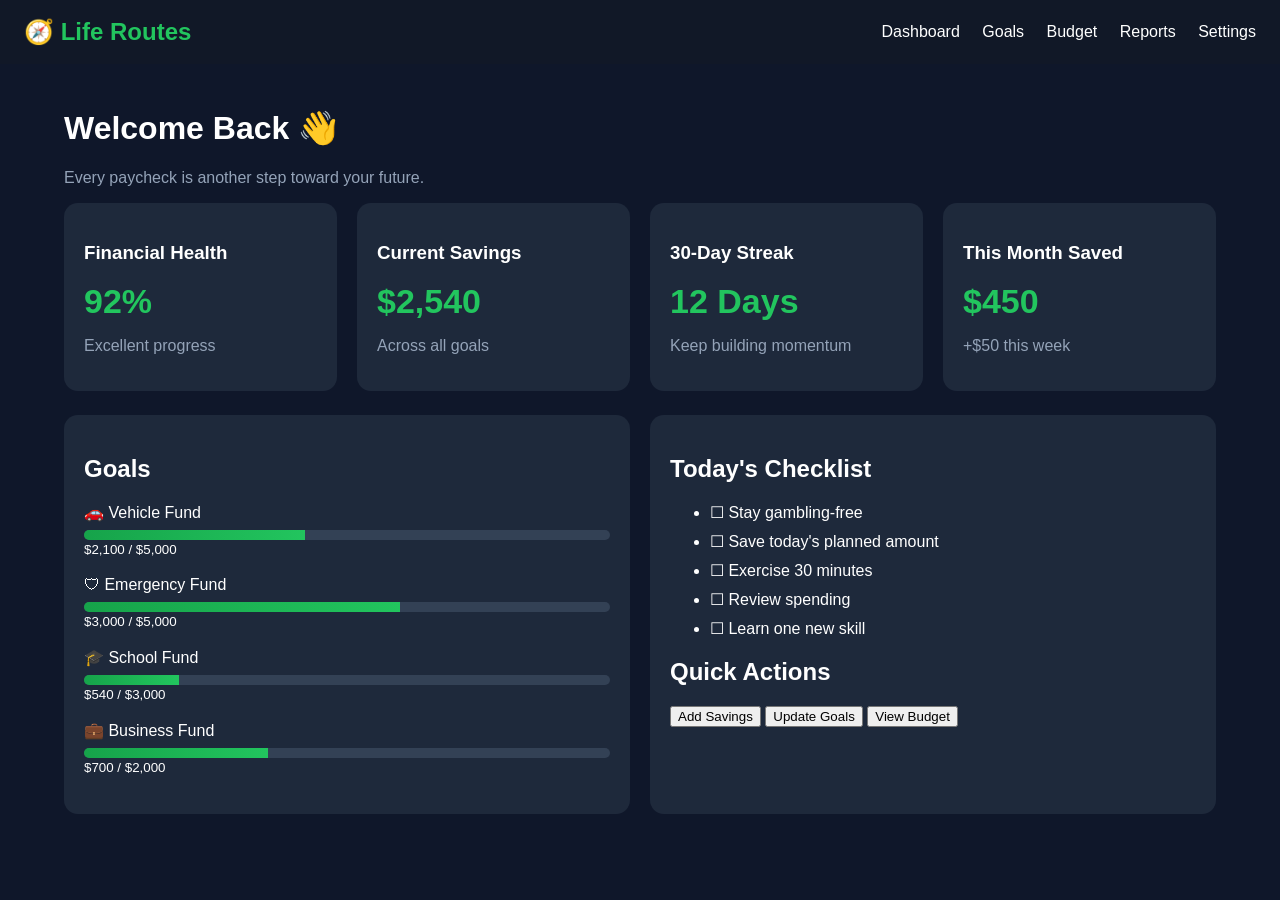
<file: dashboard(1).html>
<!DOCTYPE html>
<html lang="en">
<head>
<meta charset="UTF-8">
<meta name="viewport" content="width=device-width, initial-scale=1.0">
<title>Life Routes - Dashboard</title>
<style>
:root{
--primary:#16a34a;
--accent:#22c55e;
--bg:#0f172a;
--card:#1e293b;
--text:#fff;
--muted:#94a3b8;
}
*{box-sizing:border-box;font-family:Arial,sans-serif}
body{margin:0;background:var(--bg);color:var(--text)}
header{display:flex;justify-content:space-between;align-items:center;padding:18px 24px;background:#111827;position:sticky;top:0}
.logo{font-size:24px;font-weight:bold;color:var(--accent)}
nav a{color:#fff;text-decoration:none;margin-left:18px}
.container{max-width:1200px;margin:auto;padding:24px}
.grid{display:grid;grid-template-columns:repeat(auto-fit,minmax(240px,1fr));gap:20px}
.card{background:var(--card);padding:20px;border-radius:14px}
.metric{font-size:34px;font-weight:bold;color:var(--accent)}
.progress{height:10px;background:#334155;border-radius:999px;overflow:hidden;margin-top:8px}
.bar{height:100%;background:linear-gradient(90deg,#16a34a,#22c55e)}
.goal{margin:18px 0}
.tasks li{margin:10px 0}
.bottomnav{display:none}
@media(max-width:768px){
nav{display:none}
.bottomnav{
display:flex;justify-content:space-around;position:fixed;
bottom:0;left:0;right:0;background:#111827;padding:14px 0;
}
body{padding-bottom:70px}
}
</style>
</head>
<body>

<header>
<div class="logo">🧭 Life Routes</div>
<nav>
<a href="#">Dashboard</a>
<a href="#">Goals</a>
<a href="#">Budget</a>
<a href="#">Reports</a>
<a href="#">Settings</a>
</nav>
</header>

<div class="container">

<h1>Welcome Back 👋</h1>
<p style="color:var(--muted)">Every paycheck is another step toward your future.</p>

<div class="grid">

<div class="card">
<h3>Financial Health</h3>
<div class="metric">92%</div>
<p style="color:var(--muted)">Excellent progress</p>
</div>

<div class="card">
<h3>Current Savings</h3>
<div class="metric">$2,540</div>
<p style="color:var(--muted)">Across all goals</p>
</div>

<div class="card">
<h3>30-Day Streak</h3>
<div class="metric">12 Days</div>
<p style="color:var(--muted)">Keep building momentum</p>
</div>

<div class="card">
<h3>This Month Saved</h3>
<div class="metric">$450</div>
<p style="color:var(--muted)">+$50 this week</p>
</div>

</div>

<div class="grid" style="margin-top:24px">

<div class="card">
<h2>Goals</h2>

<div class="goal">
🚗 Vehicle Fund
<div class="progress"><div class="bar" style="width:42%"></div></div>
<small>$2,100 / $5,000</small>
</div>

<div class="goal">
🛡 Emergency Fund
<div class="progress"><div class="bar" style="width:60%"></div></div>
<small>$3,000 / $5,000</small>
</div>

<div class="goal">
🎓 School Fund
<div class="progress"><div class="bar" style="width:18%"></div></div>
<small>$540 / $3,000</small>
</div>

<div class="goal">
💼 Business Fund
<div class="progress"><div class="bar" style="width:35%"></div></div>
<small>$700 / $2,000</small>
</div>

</div>

<div class="card">
<h2>Today's Checklist</h2>
<ul class="tasks">
<li>☐ Stay gambling-free</li>
<li>☐ Save today's planned amount</li>
<li>☐ Exercise 30 minutes</li>
<li>☐ Review spending</li>
<li>☐ Learn one new skill</li>
</ul>

<h2>Quick Actions</h2>
<button>Add Savings</button>
<button>Update Goals</button>
<button>View Budget</button>

</div>

</div>

</div>

<div class="bottomnav">
<span>🏠</span>
<span>🎯</span>
<span>💰</span>
<span>📈</span>
<span>⚙️</span>
</div>

</body>
</html>
</file>
